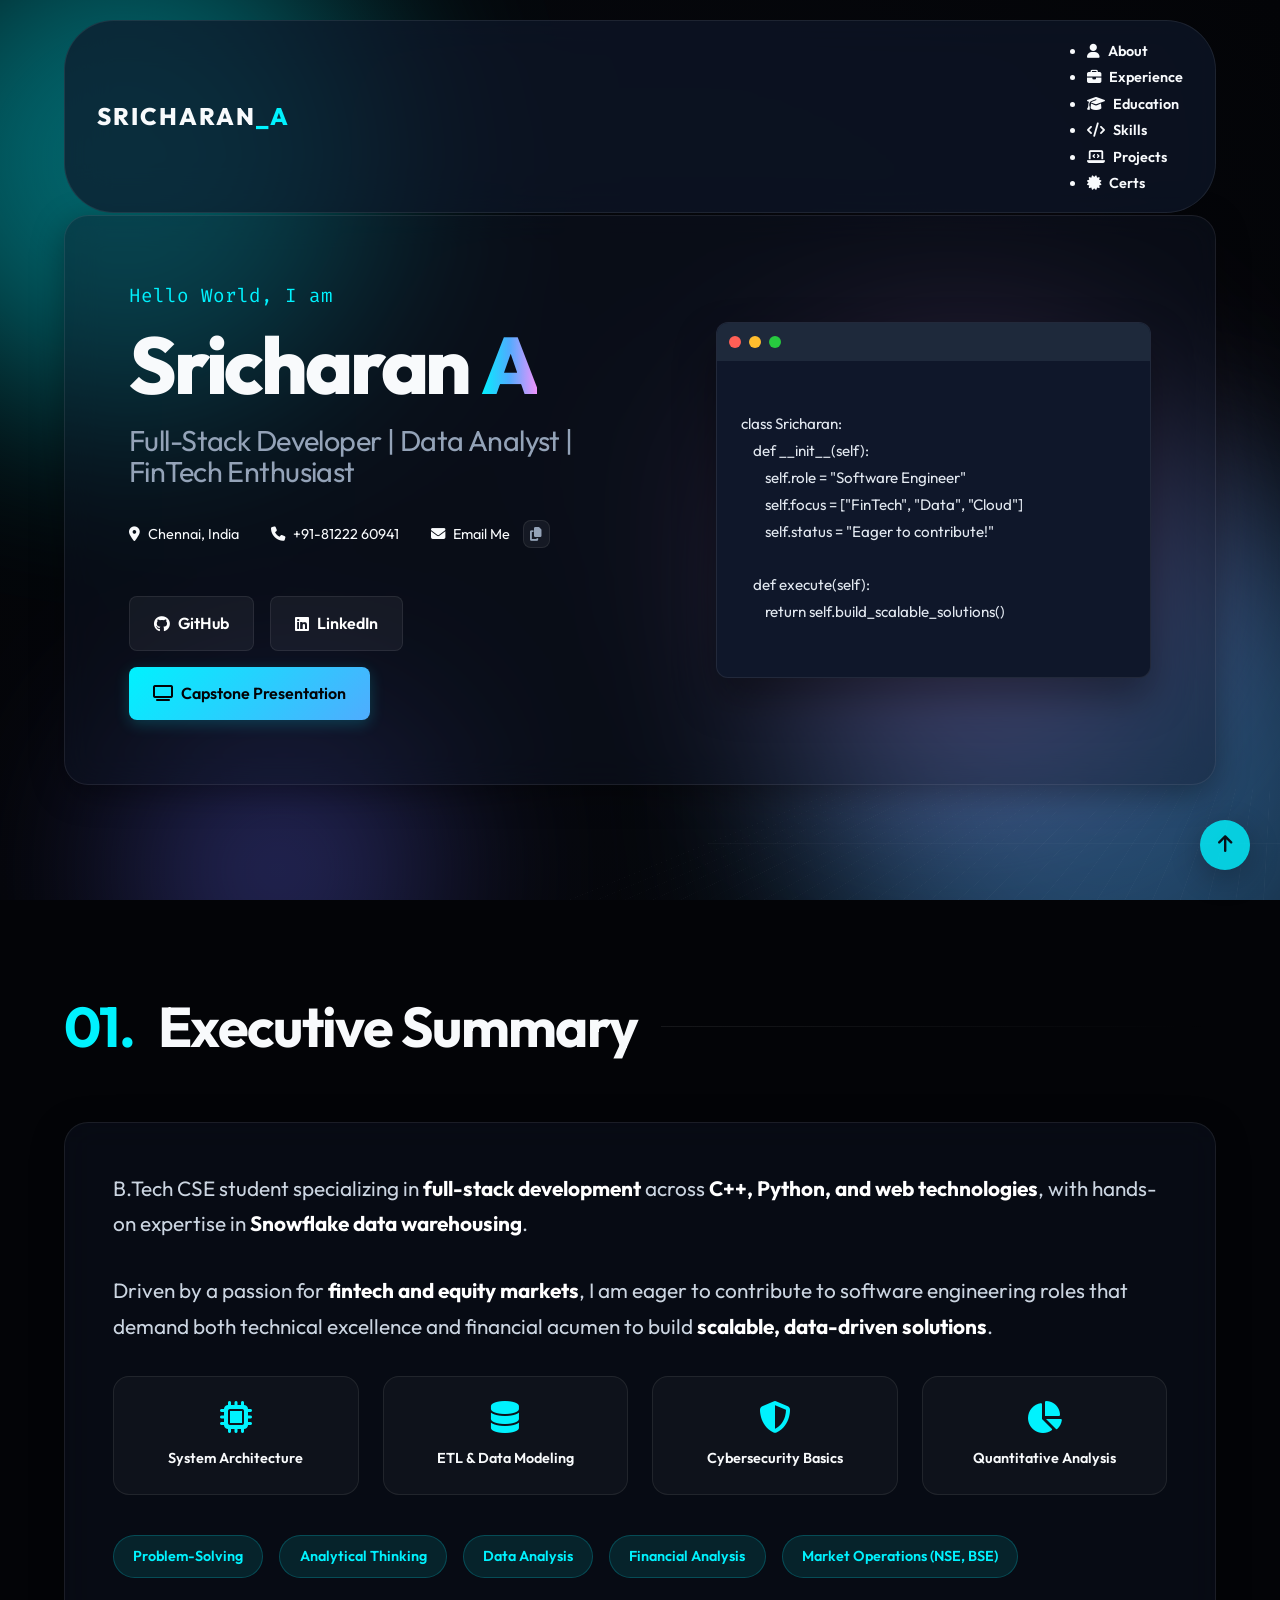
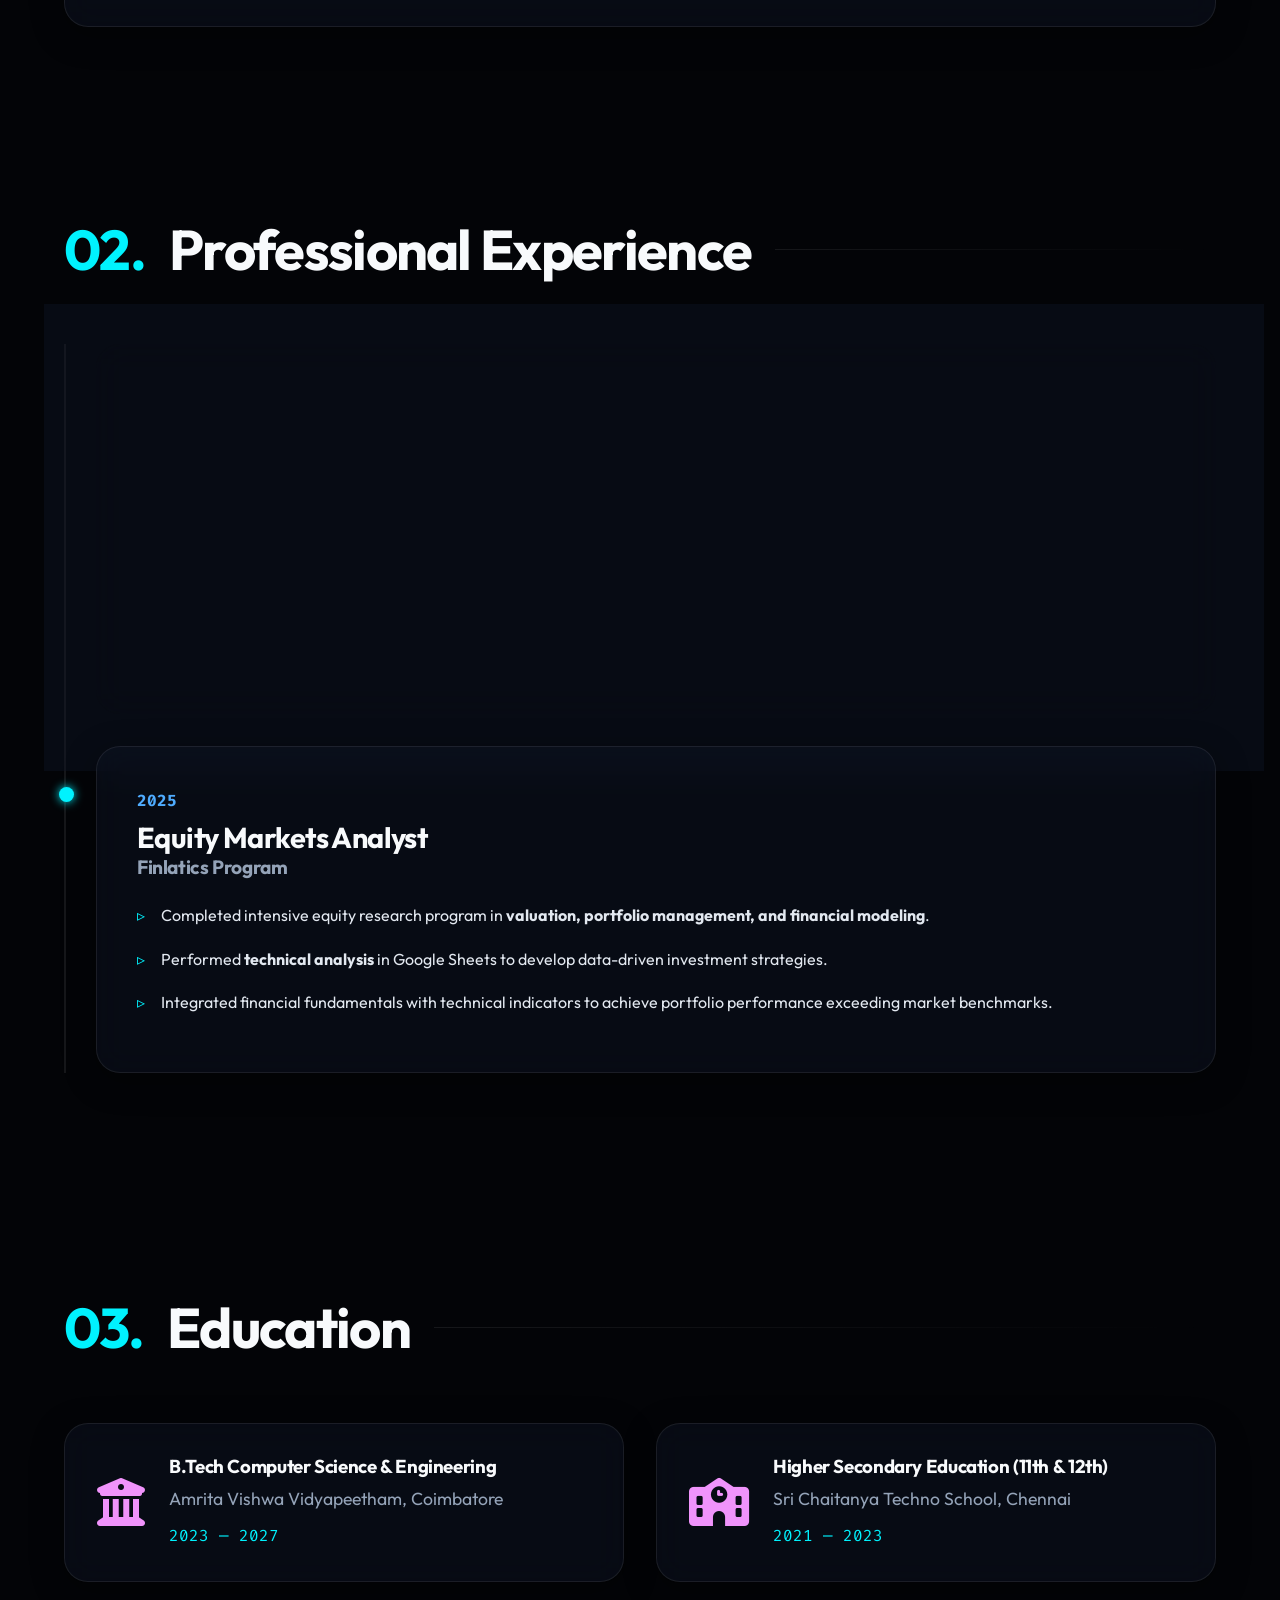
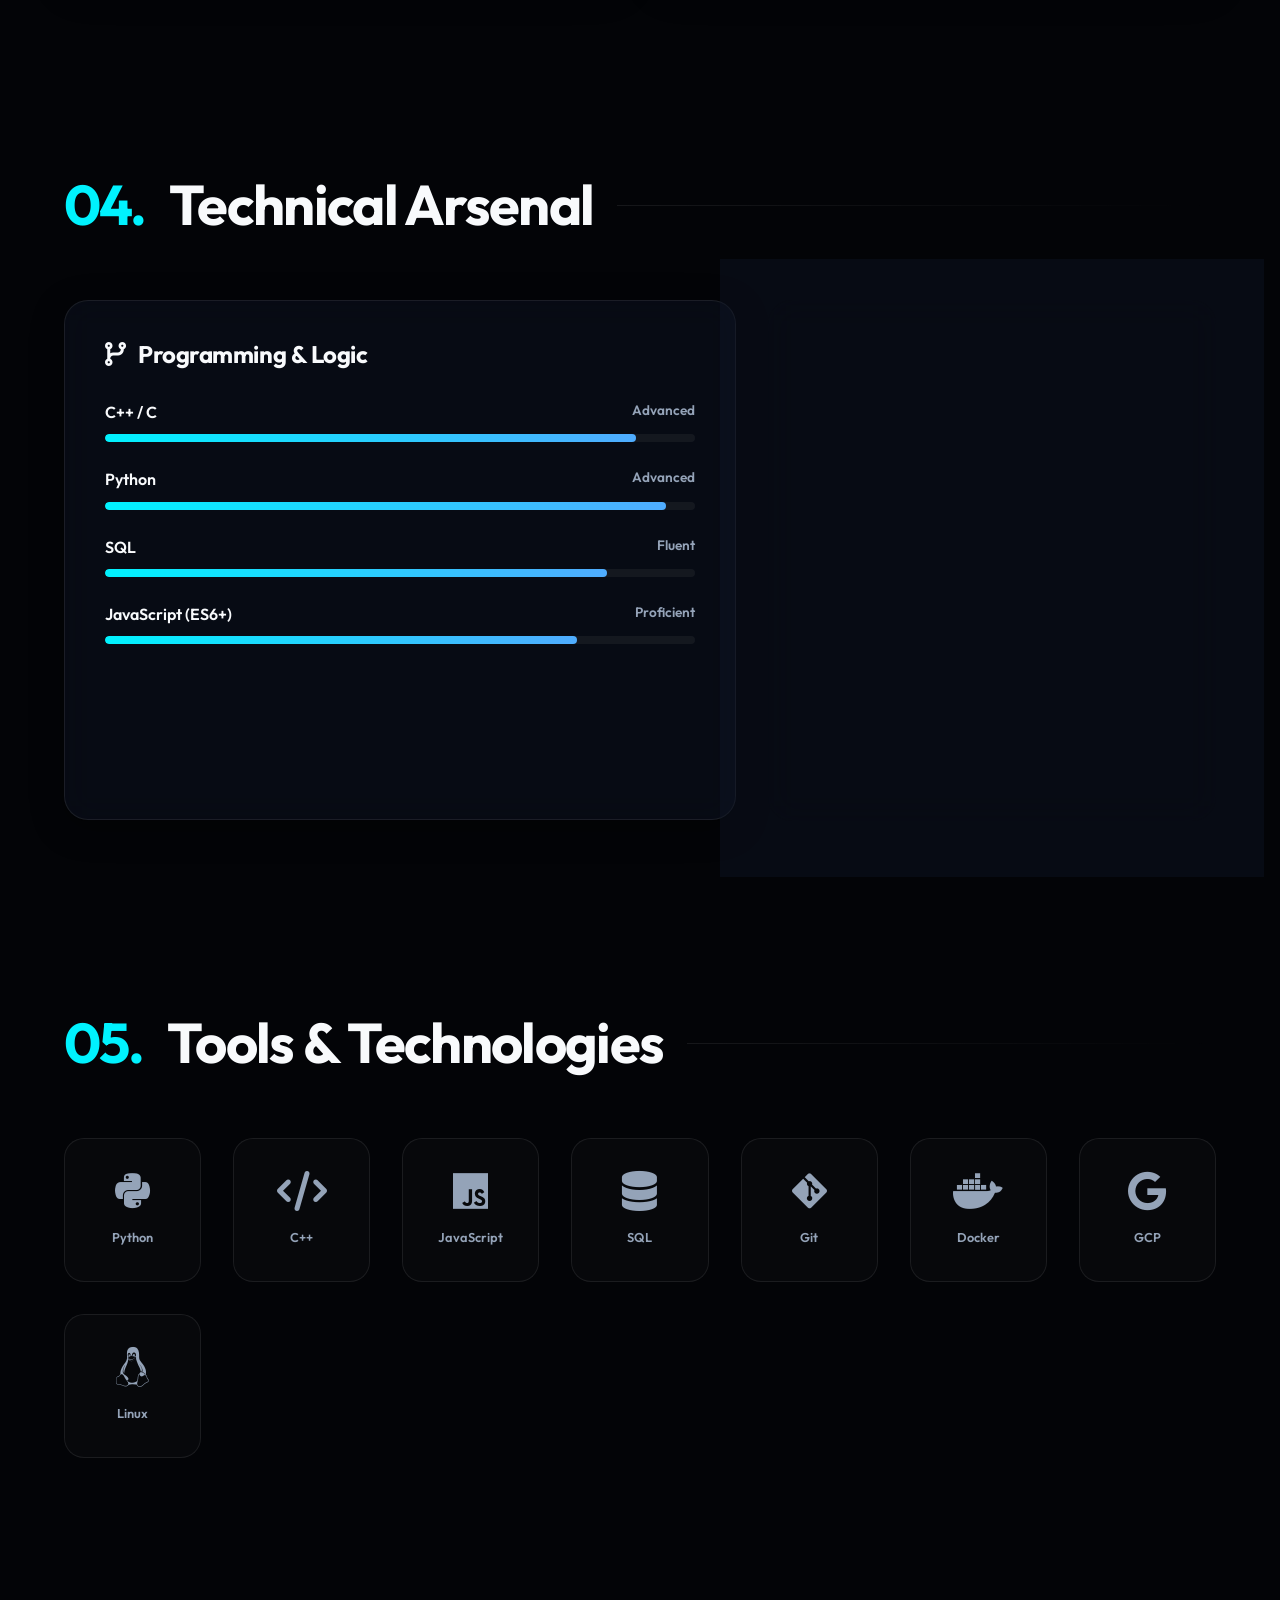
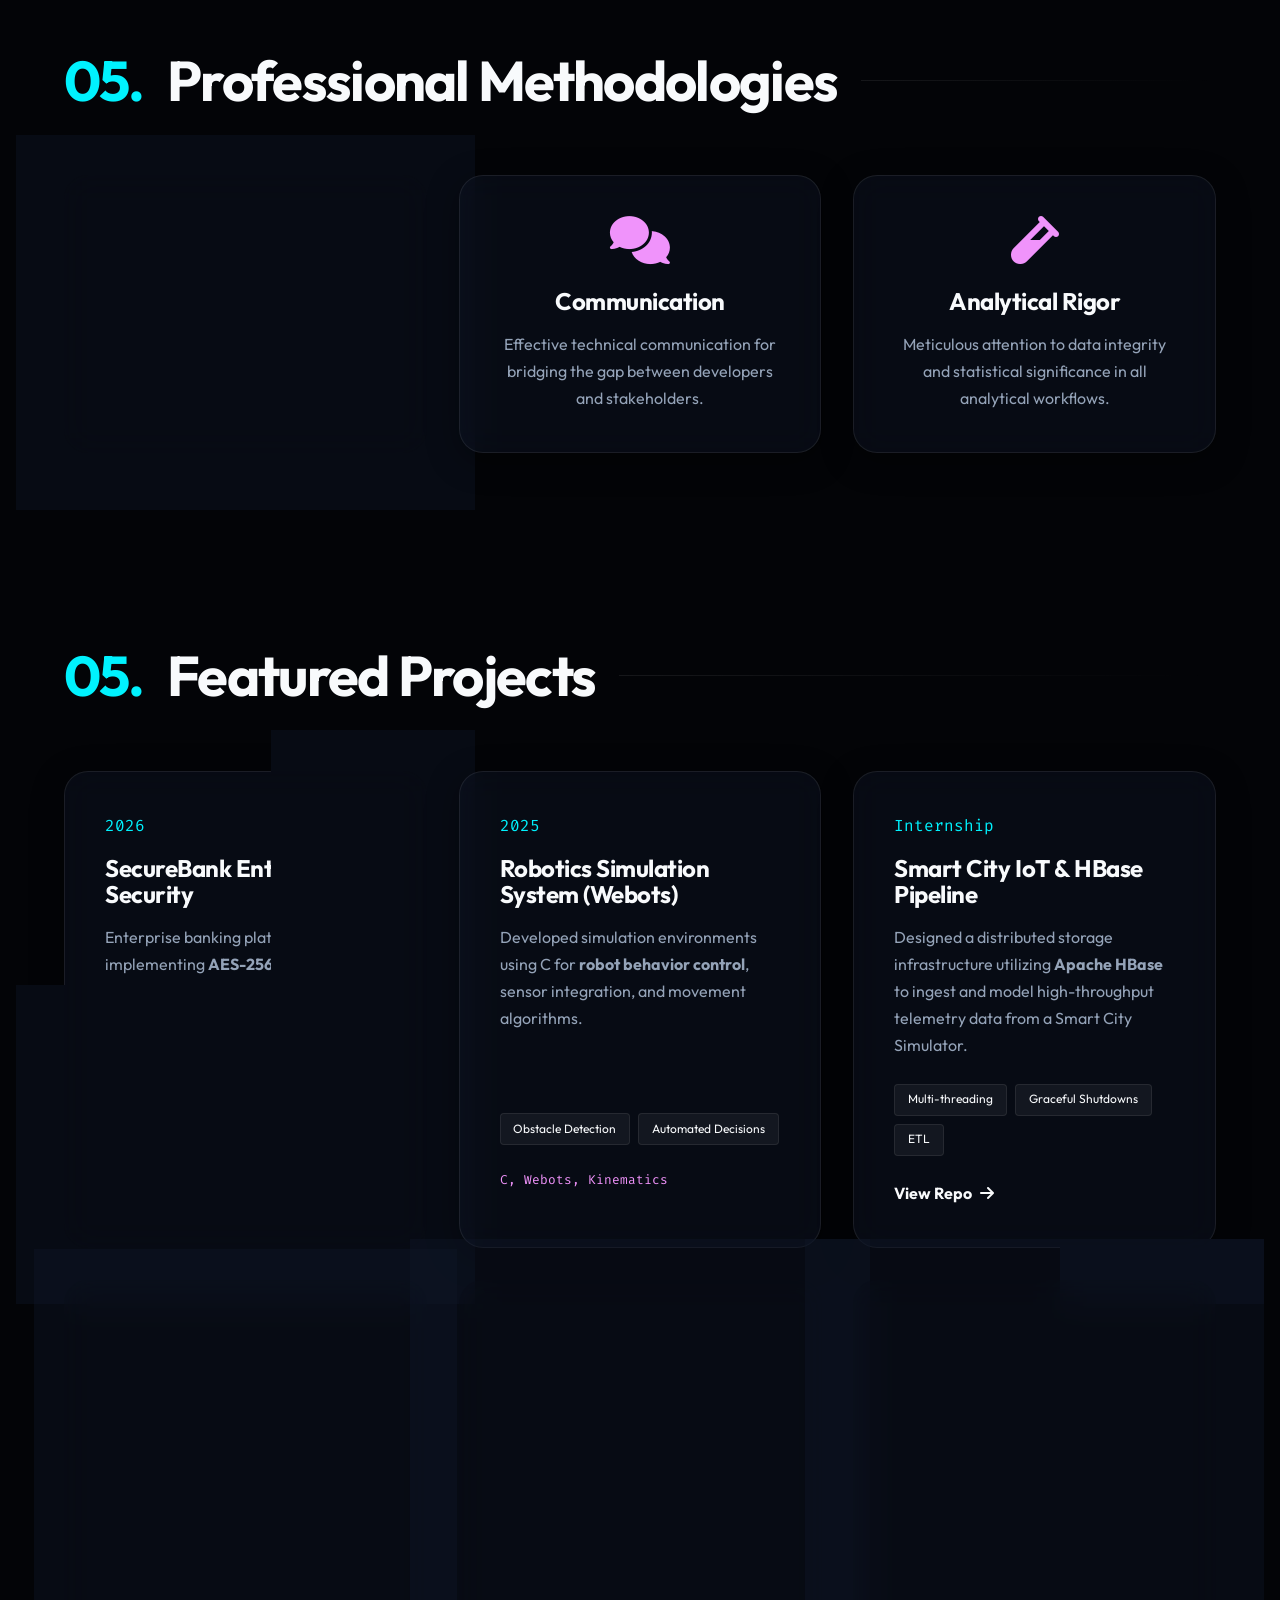
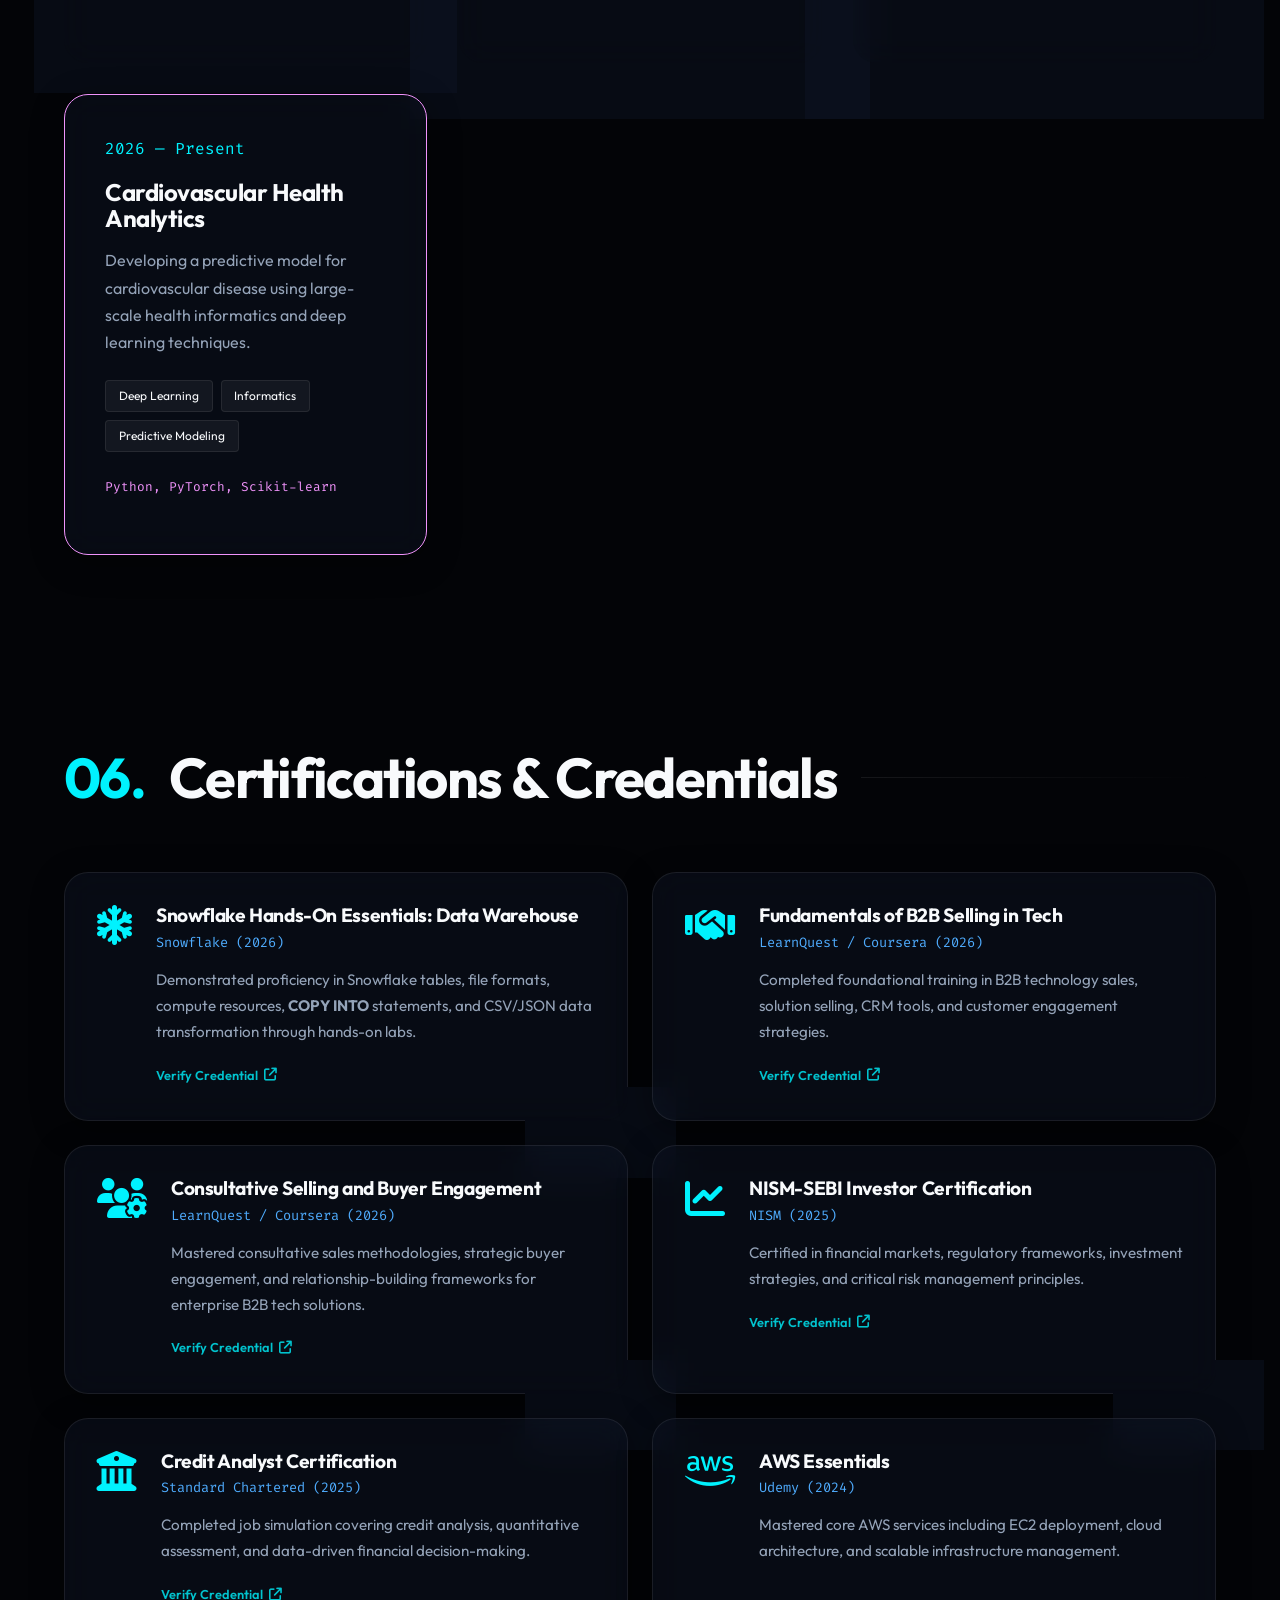
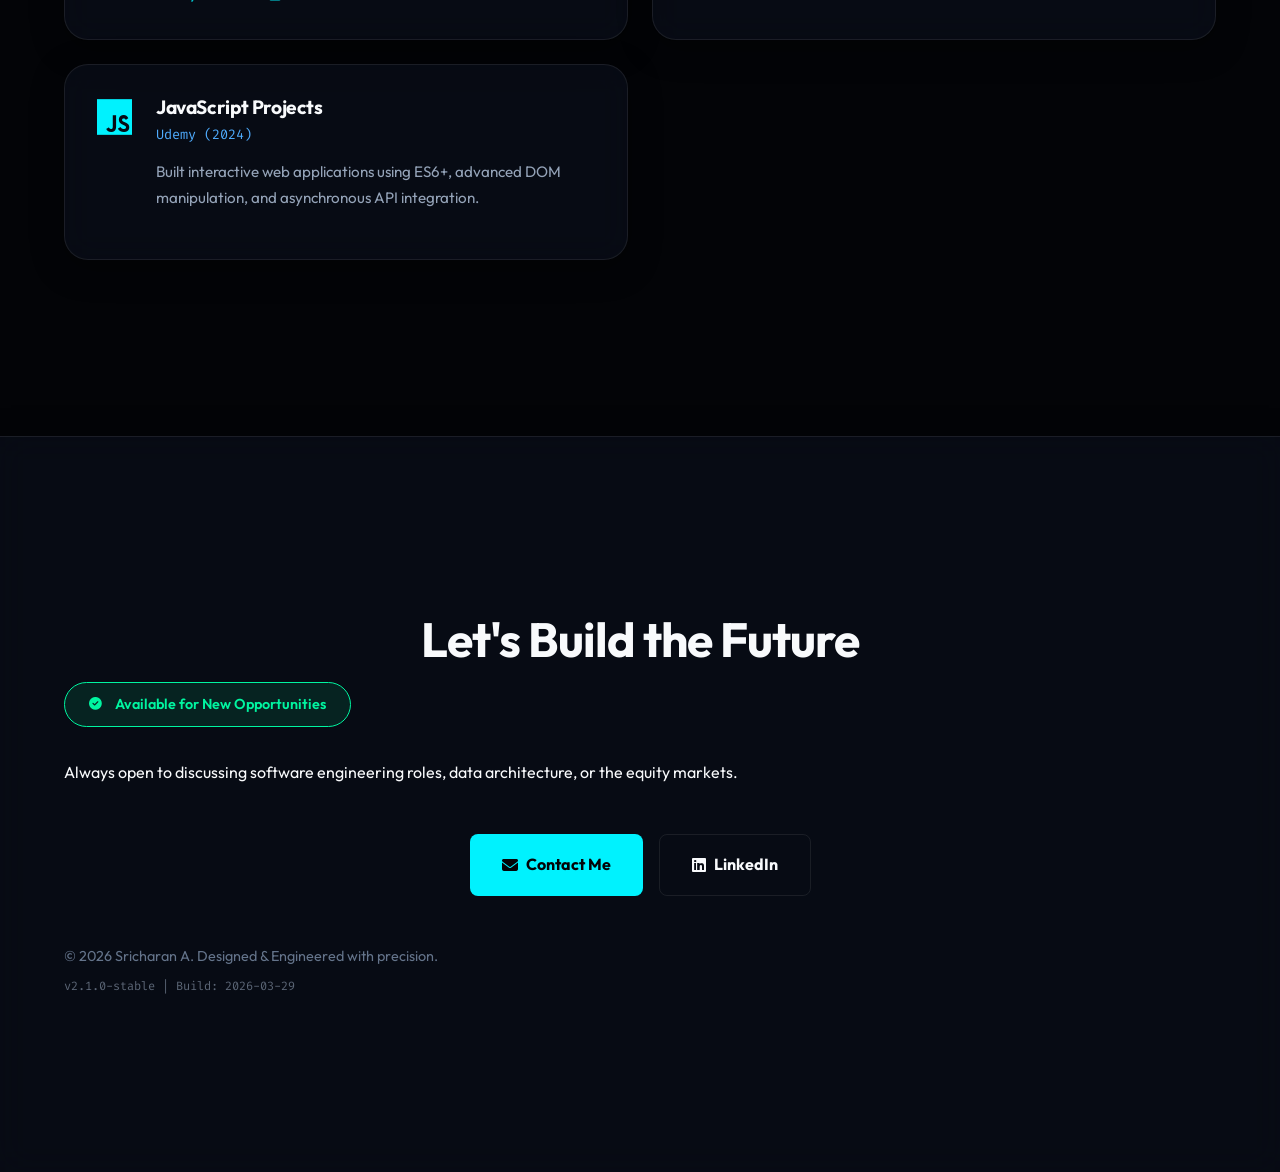
<file: index.html>
<!DOCTYPE html>
<html lang="en">
<head>
    <meta charset="UTF-8">
    <meta name="viewport" content="width=device-width, initial-scale=1.0">
    <meta name="theme-color" content="#07090f">
    <meta name="robots" content="index, follow">
    <link rel="canonical" href="https://github.com/SricharanAsr/ApexPlanet-Task5">
    <meta name="author" content="Sricharan A">
    <meta name="referrer" content="strict-origin-when-cross-origin">
    <meta http-equiv="X-Content-Type-Options" content="nosniff">
    <meta name="keywords" content="Sricharan A, Portfolio, Data Analyst, Full-Stack Developer, FinTech, Python, C++, Snowflake, SQL, GCP, Machine Learning, ApexPlanet">
    <!-- Open Graph Tags -->
    <meta property="og:title" content="Sricharan A | Portfolio">
    <meta property="og:description" content="Sricharan A - Full-Stack Developer & Data Analyst Portfolio">
    <meta property="og:type" content="website">
    <meta property="og:url" content="https://github.com/SricharanAsr">
    <meta property="og:image" content="https://raw.githubusercontent.com/SricharanAsr/ApexPlanet-Task5/main/screenshot.png">
    <!-- Twitter Card Tags -->
    <meta name="twitter:card" content="summary_large_image">
    <meta name="twitter:title" content="Sricharan A | Portfolio">
    <meta name="twitter:description" content="Sricharan A - Full-Stack Developer & Data Analyst Portfolio">
    <meta name="description" content="Sricharan A - Full-Stack Developer & Data Analyst Portfolio">
    <title>Sricharan A | Comprehensive Portfolio</title>
    <link rel="preconnect" href="https://fonts.googleapis.com">
    <link rel="preconnect" href="https://fonts.gstatic.com" crossorigin>
    <link rel="preload" href="https://fonts.googleapis.com/css2?family=Outfit:wght@300;400;600;800&family=Fira+Code:wght@400;500&display=swap" as="style">
    <link rel="preload" href="styles.css" as="style">
    <link rel="icon" type="image/svg+xml" href="favicon.svg">
    <link href="https://fonts.googleapis.com/css2?family=Outfit:wght@300;400;600;800&family=Fira+Code:wght@400;500&display=swap" rel="stylesheet">
    <link rel="stylesheet" href="styles.css">
    <!-- FontAwesome for icons -->
    <link rel="stylesheet" href="https://cdnjs.cloudflare.com/ajax/libs/font-awesome/6.4.0/css/all.min.css">
</head>
<body>
    <!-- Complex Animated Background -->
    <div class="background-animation">
        <div class="orb orb-1"></div>
        <div class="orb orb-2"></div>
        <div class="orb orb-3"></div>
        <div class="orb orb-4"></div>
        <div class="grid-overlay"></div>
    </div>

    <!-- Navigation -->
    <nav class="glass-nav">
        <div class="nav-content">
            <h1 class="logo">SRICHARAN<span class="highlight">_A</span></h1>
            <button class="mobile-nav-toggle" aria-label="Toggle Navigation">
                <span class="bar"></span>
                <span class="bar"></span>
                <span class="bar"></span>
            </button>
            <ul class="nav-links">
                <li><a href="#about" aria-label="About Section"><i class="fa-solid fa-user" aria-hidden="true"></i> About</a></li>
                <li><a href="#experience" aria-label="Experience Section"><i class="fa-solid fa-briefcase" aria-hidden="true"></i> Experience</a></li>
                <li><a href="#education" aria-label="Education Section"><i class="fa-solid fa-graduation-cap" aria-hidden="true"></i> Education</a></li>
                <li><a href="#skills" aria-label="Skills Section"><i class="fa-solid fa-code" aria-hidden="true"></i> Skills</a></li>
                <li><a href="#projects" aria-label="Projects Section"><i class="fa-solid fa-laptop-code" aria-hidden="true"></i> Projects</a></li>
                <li><a href="#certifications" aria-label="Certifications Section"><i class="fa-solid fa-certificate" aria-hidden="true"></i> Certs</a></li>
            </ul>
        </div>
    </nav>

    <!-- Hero Section -->
    <header class="hero" id="home">
        <div class="hero-container glass-panel">
            <div class="hero-text">
                <p class="greeting">Hello World, I am</p>
                <h1 class="title">Sricharan <span class="gradient-text">A</span></h1>
                <h2 class="subtitle">Full-Stack Developer | Data Analyst | FinTech Enthusiast</h2>
                <div class="contact-info">
                    <span><i class="fa-solid fa-location-dot" aria-hidden="true"></i> Chennai, India</span>
                    <span><i class="fa-solid fa-phone" aria-hidden="true"></i> +91-81222 60941</span>
                    <div class="email-wrapper">
                        <a href="mailto:cb.sc.u4cse23764@cb.students.amrita.edu" aria-label="Email Me"><i class="fa-solid fa-envelope" aria-hidden="true"></i> Email Me</a>
                        <button class="copy-email-btn" onclick="copyEmail()" aria-label="Copy Email Address">
                            <i class="fa-solid fa-copy" aria-hidden="true"></i>
                            <span class="copy-tooltip">Copied!</span>
                        </button>
                    </div>
                </div>
                <div class="social-links">
                    <a href="https://github.com/SricharanAsr" target="_blank" class="social-btn" aria-label="GitHub Profile"><i class="fa-brands fa-github" aria-hidden="true"></i> GitHub</a>
                    <a href="https://linkedin.com/in/sricharan-a-08983031a" target="_blank" class="social-btn" aria-label="LinkedIn Profile"><i class="fa-brands fa-linkedin" aria-hidden="true"></i> LinkedIn</a>
                    <a href="presentation/index.html" target="_blank" class="social-btn highlight-btn" aria-label="Capstone Presentation"><i class="fa-solid fa-tv" aria-hidden="true"></i> Capstone Presentation</a>
                </div>
            </div>
            <div class="hero-graphic">
                <div class="code-window">
                    <div class="window-header">
                        <span class="dot red"></span><span class="dot yellow"></span><span class="dot green"></span>
                    </div>
                    <pre><code>
class Sricharan:
    def __init__(self):
        self.role = "Software Engineer"
        self.focus = ["FinTech", "Data", "Cloud"]
        self.status = "Eager to contribute!"
        
    def execute(self):
        return self.build_scalable_solutions()
                    </code></pre>
                </div>
            </div>
        </div>
    </header>

    <!-- Executive Summary -->
    <section id="about" class="container reveal">
        <h2 class="section-title"><span class="highlight">01.</span> Executive Summary</h2>
        <div class="glass-panel content-flooded">
            <p class="large-text">
                B.Tech CSE student specializing in <strong>full-stack development</strong> across <strong>C++, Python, and web technologies</strong>, with hands-on expertise in <strong>Snowflake data warehousing</strong>. 
            </p>
            <p class="large-text">
                Driven by a passion for <strong>fintech and equity markets</strong>, I am eager to contribute to software engineering roles that demand both technical excellence and financial acumen to build <strong>scalable, data-driven solutions</strong>.
            </p>
            <div class="competency-grid">
                <div class="comp-item">
                    <i class="fa-solid fa-microchip" aria-hidden="true"></i>
                    <span>System Architecture</span>
                </div>
                <div class="comp-item">
                    <i class="fa-solid fa-database" aria-hidden="true"></i>
                    <span>ETL & Data Modeling</span>
                </div>
                <div class="comp-item">
                    <i class="fa-solid fa-shield-halved" aria-hidden="true"></i>
                    <span>Cybersecurity Basics</span>
                </div>
                <div class="comp-item">
                    <i class="fa-solid fa-chart-pie" aria-hidden="true"></i>
                    <span>Quantitative Analysis</span>
                </div>
            </div>
            <div class="competency-tags">
                <span class="tag">Problem-Solving</span>
                <span class="tag">Analytical Thinking</span>
                <span class="tag">Data Analysis</span>
                <span class="tag">Financial Analysis</span>
                <span class="tag">Market Operations (NSE, BSE)</span>
            </div>
        </div>
    </section>

    <!-- Experience Timeline -->
    <section id="experience" class="container reveal">
        <h2 class="section-title"><span class="highlight">02.</span> Professional Experience</h2>
        <div class="timeline">
            <div class="timeline-item glass-panel">
                <div class="timeline-dot"></div>
                <div class="timeline-date">2026</div>
                <h3>Data Analyst Intern — ApexPlanet</h3>
                <h4>Apex Software Solutions</h4>
                <ul>
                    <li>Spearheaded <strong>statistical data analysis</strong> workflows, leveraging advanced visualizations to drive data-informed decision-making.</li>
                    <li>Optimized <strong>SQL query performance</strong> by 30% through advanced join strategies and aggregation techniques for large-scale revenue datasets.</li>
                    <li>Designed high-fidelity <strong>KPI dashboards</strong> in Excel, providing stakeholders with real-time business intelligence and performance metrics.</li>
                    <li>Architected and deployed an end-to-end <strong>XGBoost ML Pipeline</strong> on GCP, achieving 92% prediction accuracy for shipping logistics.</li>
                </ul>
            </div>
            
            <div class="timeline-item glass-panel">
                <div class="timeline-dot"></div>
                <div class="timeline-date">2025</div>
                <h3>Equity Markets Analyst</h3>
                <h4>Finlatics Program</h4>
                <ul>
                    <li>Completed intensive equity research program in <strong>valuation, portfolio management, and financial modeling</strong>.</li>
                    <li>Performed <strong>technical analysis</strong> in Google Sheets to develop data-driven investment strategies.</li>
                    <li>Integrated financial fundamentals with technical indicators to achieve portfolio performance exceeding market benchmarks.</li>
                </ul>
            </div>
        </div>
    </section>

    <!-- Education -->
    <section id="education" class="container reveal">
        <h2 class="section-title"><span class="highlight">03.</span> Education</h2>
        <div class="grid-2">
            <div class="glass-panel edu-card">
                <div class="edu-icon"><i class="fa-solid fa-university" aria-hidden="true"></i></div>
                <div>
                    <h3>B.Tech Computer Science & Engineering</h3>
                    <p class="edu-school">Amrita Vishwa Vidyapeetham, Coimbatore</p>
                    <p class="edu-date">2023 — 2027</p>
                </div>
            </div>
            <div class="glass-panel edu-card">
                <div class="edu-icon"><i class="fa-solid fa-school" aria-hidden="true"></i></div>
                <div>
                    <h3>Higher Secondary Education (11th & 12th)</h3>
                    <p class="edu-school">Sri Chaitanya Techno School, Chennai</p>
                    <p class="edu-date">2021 — 2023</p>
                </div>
            </div>
        </div>
    </section>

    <!-- Massive Skills Matrix -->
    <section id="skills" class="container reveal">
        <h2 class="section-title"><span class="highlight">04.</span> Technical Arsenal</h2>
        <div class="skills-matrix">
            <div class="skill-group glass-panel">
                <h3><i class="fa-solid fa-code-branch" aria-hidden="true"></i> Programming & Logic</h3>
                <div class="skill-bar-container">
                    <div class="skill-label">C++ / C <span class="skill-level">Advanced</span></div>
                    <div class="skill-bar"><div class="skill-fill" style="width: 90%;"></div></div>
                </div>
                <div class="skill-bar-container">
                    <div class="skill-label">Python <span class="skill-level">Advanced</span></div>
                    <div class="skill-bar"><div class="skill-fill" style="width: 95%;"></div></div>
                </div>
                <div class="skill-bar-container">
                    <div class="skill-label">SQL <span class="skill-level">Fluent</span></div>
                    <div class="skill-bar"><div class="skill-fill" style="width: 85%;"></div></div>
                </div>
                <div class="skill-bar-container">
                    <div class="skill-label">JavaScript (ES6+) <span class="skill-level">Proficient</span></div>
                    <div class="skill-bar"><div class="skill-fill" style="width: 80%;"></div></div>
                </div>
            </div>

            <div class="skill-group glass-panel">
                <h3><i class="fa-solid fa-server" aria-hidden="true"></i> Backend & Data Engineering</h3>
                <div class="cloud-icons">
                    <div class="c-icon"><i class="fa-brands fa-google" aria-hidden="true"></i> GCP (Vertex AI, GCS)</div>
                    <div class="c-icon"><i class="fa-solid fa-snowflake" aria-hidden="true"></i> Snowflake Warehouse</div>
                    <div class="c-icon"><i class="fa-solid fa-database" aria-hidden="true"></i> SQL & NoSQL (HBase)</div>
                </div>
                <h4 class="sub-skill-title">Specializations:</h4>
                <ul class="check-list">
                    <li><i class="fa-solid fa-check"></i> Cloud Infrastructure Management</li>
                    <li><i class="fa-solid fa-check"></i> Data Warehousing pipelines</li>
                    <li><i class="fa-solid fa-check"></i> Full-Stack & API Integration</li>
                    <li><i class="fa-solid fa-check"></i> UI/UX Design</li>
                </ul>
            </div>
        </div>
    </section>

    <!-- Tools & Technologies Showcase -->
    <section id="tech-stack" class="container reveal">
        <h2 class="section-title"><span class="highlight">05.</span> Tools & Technologies</h2>
        <div class="tech-grid">
            <div class="tech-item" title="Python">
                <i class="fa-brands fa-python" aria-hidden="true"></i>
                <span>Python</span>
            </div>
            <div class="tech-item" title="C++">
                <i class="fa-solid fa-code" aria-hidden="true"></i>
                <span>C++</span>
            </div>
            <div class="tech-item" title="JavaScript">
                <i class="fa-brands fa-js" aria-hidden="true"></i>
                <span>JavaScript</span>
            </div>
            <div class="tech-item" title="SQL">
                <i class="fa-solid fa-database" aria-hidden="true"></i>
                <span>SQL</span>
            </div>
            <div class="tech-item" title="GIT">
                <i class="fa-brands fa-git-alt" aria-hidden="true"></i>
                <span>Git</span>
            </div>
            <div class="tech-item" title="Docker">
                <i class="fa-brands fa-docker" aria-hidden="true"></i>
                <span>Docker</span>
            </div>
            <div class="tech-item" title="Google Cloud">
                <i class="fa-brands fa-google" aria-hidden="true"></i>
                <span>GCP</span>
            </div>
            <div class="tech-item" title="Linux">
                <i class="fa-brands fa-linux" aria-hidden="true"></i>
                <span>Linux</span>
            </div>
        </div>
    </section>

    <!-- Professional Methodologies -->
    <section id="methodology" class="container reveal">
        <h2 class="section-title"><span class="highlight">05.</span> Professional Methodologies</h2>
        <div class="grid-3">
            <div class="glass-panel soft-skill-card">
                <i class="fa-solid fa-lightbulb" aria-hidden="true"></i>
                <h3>Problem Solving</h3>
                <p>Structured approach to complex technical challenges using first-principles thinking.</p>
            </div>
            <div class="glass-panel soft-skill-card">
                <i class="fa-solid fa-comments" aria-hidden="true"></i>
                <h3>Communication</h3>
                <p>Effective technical communication for bridging the gap between developers and stakeholders.</p>
            </div>
            <div class="glass-panel soft-skill-card">
                <i class="fa-solid fa-vial" aria-hidden="true"></i>
                <h3>Analytical Rigor</h3>
                <p>Meticulous attention to data integrity and statistical significance in all analytical workflows.</p>
            </div>
        </div>
    </section>

    <!-- Comprehensive Projects Portfolio -->
    <section id="projects" class="container reveal">
        <h2 class="section-title"><span class="highlight">05.</span> Featured Projects</h2>
        <div class="grid-3 projects-grid">

            <!-- Resume Project 1 -->
            <div class="project-card glass-panel">
                <div class="project-year">2026</div>
                <h3>SecureBank Enterprise Security</h3>
                <p>Enterprise banking platform implementing <strong>AES-256-GCM encryption</strong>, BCrypt hashing, and HMAC-SHA256 digital signatures.</p>
                <div class="project-features">
                    <span>RBAC</span><span>TOTP MFA</span><span>Multi-step Verification</span>
                </div>
                <div class="tech-stack-mini">Cryptography, Auth, Workflows</div>
            </div>

            <!-- Resume Project 3 -->
            <div class="project-card glass-panel">
                <div class="project-year">2025</div>
                <h3>Robotics Simulation System (Webots)</h3>
                <p>Developed simulation environments using C for <strong>robot behavior control</strong>, sensor integration, and movement algorithms.</p>
                <div class="project-features">
                    <span>Obstacle Detection</span><span>Automated Decisions</span>
                </div>
                <div class="tech-stack-mini">C, Webots, Kinematics</div>
            </div>

            <!-- Capstone Project 2 -->
            <div class="project-card glass-panel">
                <div class="project-year">Internship</div>
                <h3>Smart City IoT & HBase Pipeline</h3>
                <p>Designed a distributed storage infrastructure utilizing <strong>Apache HBase</strong> to ingest and model high-throughput telemetry data from a Smart City Simulator.</p>
                <div class="project-features">
                    <span>Multi-threading</span><span>Graceful Shutdowns</span><span>ETL</span>
                </div>
                <a href="https://github.com/SricharanAsr/smartcityHbase" target="_blank" class="p-link">View Repo <i class="fa-solid fa-arrow-right"></i></a>
            </div>

            <!-- Capstone Project 4 -->
            <div class="project-card glass-panel highlight-border">
                <div class="project-year">Internship Capstone</div>
                <h3>End-to-End GCP ML Pipeline</h3>
                <p>Architected an end-to-end <strong>XGBoost model</strong> on Google Cloud Platform to predict shipment delivery delays.</p>
                <div class="project-features">
                    <span>Vertex AI</span><span>Compute Engine</span><span>GCS</span>
                </div>
                <a href="https://github.com/SricharanAsr/End-to-End-ML-pipeline-using-GCP-cloud-services" target="_blank" class="p-link">View Repo <i class="fa-solid fa-arrow-right"></i></a>
            </div>

            <!-- Capstone Project 1 -->
            <div class="project-card glass-panel">
                <div class="project-year">Internship</div>
                <h3>Code Architecture Professionalization</h3>
                <p>Refactored legacy code into industry-standard architecture implementing CI/CD, advanced error handling, and robust configuration management.</p>
                <a href="https://github.com/SricharanAsr/ApexPlanet-Task4" target="_blank" class="p-link">View Repo <i class="fa-solid fa-arrow-right"></i></a>
            </div>

            <!-- Capstone Project 3 -->
            <div class="project-card glass-panel">
                <div class="project-year">Internship</div>
                <h3>Advanced City Data Pipeline</h3>
                <p>Professionalized the Smart City Simulator with multi-threading, advanced anomaly generation, robust logging, and graceful production shutdowns.</p>
                <a href="https://github.com/SricharanAsr/Smart-City-Repo" target="_blank" class="p-link">View Repo <i class="fa-solid fa-arrow-right"></i></a>
            </div>

            <!-- Ongoing Research -->
            <div class="project-card glass-panel border-accent">
                <div class="project-year">2026 — Present</div>
                <h3>Cardiovascular Health Analytics</h3>
                <p>Developing a predictive model for cardiovascular disease using large-scale health informatics and deep learning techniques.</p>
                <div class="project-features">
                    <span>Deep Learning</span><span>Informatics</span><span>Predictive Modeling</span>
                </div>
                <div class="tech-stack-mini">Python, PyTorch, Scikit-learn</div>
            </div>

        </div>
    </section>

    <!-- Massive Certifications List -->
    <section id="certifications" class="container reveal">
        <h2 class="section-title"><span class="highlight">06.</span> Certifications & Credentials</h2>
        <div class="cert-grid">
            <div class="cert-card glass-panel">
                <div class="cert-icon"><i class="fa-solid fa-snowflake" aria-hidden="true"></i></div>
                <div class="cert-info">
                    <h3>Snowflake Hands-On Essentials: Data Warehouse</h3>
                    <span class="cert-issuer">Snowflake (2026)</span>
                    <p>Demonstrated proficiency in Snowflake tables, file formats, compute resources, <strong>COPY INTO</strong> statements, and CSV/JSON data transformation through hands-on labs.</p>
                    <a href="https://snowflake.com" target="_blank" class="cert-verify-link">Verify Credential <i class="fa-solid fa-external-link" aria-hidden="true"></i></a>
                </div>
            </div>

            <div class="cert-card glass-panel">
                <div class="cert-icon"><i class="fa-solid fa-handshake" aria-hidden="true"></i></div>
                <div class="cert-info">
                    <h3>Fundamentals of B2B Selling in Tech</h3>
                    <span class="cert-issuer">LearnQuest / Coursera (2026)</span>
                    <p>Completed foundational training in B2B technology sales, solution selling, CRM tools, and customer engagement strategies.</p>
                    <a href="https://coursera.org" target="_blank" class="cert-verify-link">Verify Credential <i class="fa-solid fa-external-link" aria-hidden="true"></i></a>
                </div>
            </div>

            <div class="cert-card glass-panel">
                <div class="cert-icon"><i class="fa-solid fa-users-gear" aria-hidden="true"></i></div>
                <div class="cert-info">
                    <h3>Consultative Selling and Buyer Engagement</h3>
                    <span class="cert-issuer">LearnQuest / Coursera (2026)</span>
                    <p>Mastered consultative sales methodologies, strategic buyer engagement, and relationship-building frameworks for enterprise B2B tech solutions.</p>
                    <a href="https://coursera.org" target="_blank" class="cert-verify-link">Verify Credential <i class="fa-solid fa-external-link" aria-hidden="true"></i></a>
                </div>
            </div>

            <div class="cert-card glass-panel">
                <div class="cert-icon"><i class="fa-solid fa-chart-line" aria-hidden="true"></i></div>
                <div class="cert-info">
                    <h3>NISM-SEBI Investor Certification</h3>
                    <span class="cert-issuer">NISM (2025)</span>
                    <p>Certified in financial markets, regulatory frameworks, investment strategies, and critical risk management principles.</p>
                    <a href="https://nism.ac.in" target="_blank" class="cert-verify-link">Verify Credential <i class="fa-solid fa-external-link" aria-hidden="true"></i></a>
                </div>
            </div>

            <div class="cert-card glass-panel">
                <div class="cert-icon"><i class="fa-solid fa-building-columns" aria-hidden="true"></i></div>
                <div class="cert-info">
                    <h3>Credit Analyst Certification</h3>
                    <span class="cert-issuer">Standard Chartered (2025)</span>
                    <p>Completed job simulation covering credit analysis, quantitative assessment, and data-driven financial decision-making.</p>
                    <a href="https://sc.com" target="_blank" class="cert-verify-link">Verify Credential <i class="fa-solid fa-external-link" aria-hidden="true"></i></a>
                </div>
            </div>

            <div class="cert-card glass-panel">
                <div class="cert-icon"><i class="fa-brands fa-aws" aria-hidden="true"></i></div>
                <div class="cert-info">
                    <h3>AWS Essentials</h3>
                    <span class="cert-issuer">Udemy (2024)</span>
                    <p>Mastered core AWS services including EC2 deployment, cloud architecture, and scalable infrastructure management.</p>
                </div>
            </div>

            <div class="cert-card glass-panel">
                <div class="cert-icon"><i class="fa-brands fa-js" aria-hidden="true"></i></div>
                <div class="cert-info">
                    <h3>JavaScript Projects</h3>
                    <span class="cert-issuer">Udemy (2024)</span>
                    <p>Built interactive web applications using ES6+, advanced DOM manipulation, and asynchronous API integration.</p>
                </div>
            </div>
        </div>
    </section>

    <footer class="glass-panel main-footer">
        <div class="container text-center">
            <h2 class="footer-title">Let's Build the Future</h2>
            <div class="availability-badge">
                <i class="fa-solid fa-circle-check" aria-hidden="true"></i> Available for New Opportunities
            </div>
            <p>Always open to discussing software engineering roles, data architecture, or the equity markets.</p>
            <div class="footer-links">
                <a href="mailto:cb.sc.u4cse23764@cb.students.amrita.edu" class="btn-primary"><i class="fa-solid fa-envelope" aria-hidden="true"></i> Contact Me</a>
                <a href="https://linkedin.com/in/sricharan-a-08983031a" target="_blank" class="btn-secondary"><i class="fa-brands fa-linkedin" aria-hidden="true"></i> LinkedIn</a>
            </div>
            <p class="copyright">© 2026 Sricharan A. Designed & Engineered with precision.</p>
            <p class="version-tag">v2.1.0-stable | Build: 2026-03-29</p>
        </div>
    </footer>
    <a href="#home" class="scroll-top" aria-label="Scroll to Top">
        <i class="fa-solid fa-arrow-up" aria-hidden="true"></i>
    </a>

    <script>
        // Active Navigation Link on Scroll
        const sections = document.querySelectorAll('section, header');
        const navLinks = document.querySelectorAll('.nav-links a');

        const observerOptions = {
            root: null,
            threshold: 0.3,
            rootMargin: "-10%"
        };

        const observer = new IntersectionObserver((entries) => {
            entries.forEach(entry => {
                if (entry.isIntersecting) {
                    const id = entry.target.getAttribute('id');
                    navLinks.forEach(link => {
                        link.classList.remove('active');
                        if (link.getAttribute('href') === `#${id}`) {
                            link.classList.add('active');
                        }
                    });
                }
            });
        }, observerOptions);

        sections.forEach(section => observer.observe(section));

        // Section Reveal Animation
        const revealObserver = new IntersectionObserver((entries) => {
            entries.forEach(entry => {
                if (entry.isIntersecting) {
                    entry.target.classList.add('active');
                    revealObserver.unobserve(entry.target);
                }
            });
        }, { threshold: 0.15 });

        document.querySelectorAll('.reveal').forEach(el => revealObserver.observe(el));

        // Mobile Navigation Toggle
        const mobileToggle = document.querySelector('.mobile-nav-toggle');
        const navLinksList = document.querySelector('.nav-links');

        mobileToggle.addEventListener('click', () => {
            mobileToggle.classList.toggle('active');
            navLinksList.classList.toggle('active');
        });

        // Close menu when a link is clicked
        navLinks.forEach(link => {
            link.addEventListener('click', () => {
                mobileToggle.classList.remove('active');
                navLinksList.classList.remove('active');
            });
        });

        // Copy Email Functionality
        function copyEmail() {
            const email = "cb.sc.u4cse23764@cb.students.amrita.edu";
            navigator.clipboard.writeText(email).then(() => {
                const btn = document.querySelector('.copy-email-btn');
                btn.classList.add('active');
                setTimeout(() => {
                    btn.classList.remove('active');
                }, 2000);
            });
        }
    </script>
</body>
</html>
</file>
<file: styles.css>
@import url('https://fonts.googleapis.com/css2?family=Outfit:wght@300;400;600;800&family=Fira+Code:wght@400;500&display=swap');

:root {
    --primary: #00f2fe;
    --secondary: #4facfe;
    --accent: #f093fb;
    --success: #00f5a0;
    --warning: #f83a3a;
    --info: #00d2ff;
    --dark: #07090f;
    --darker: #030407;
    --light: #f8fafc;
    --text-muted: #94a3b8;
    --platinum: #e2e8f0;
    
    /* Glassmorphism & Visual Effects */
    --glass-bg: rgba(15, 23, 42, 0.4);
    --glass-border: rgba(255, 255, 255, 0.08);
    --glass-shadow: 0 8px 32px 0 rgba(0, 0, 0, 0.37);
    --glass-glow: 0 0 15px rgba(0, 242, 254, 0.3);

    /* Semantic Sizing & Design Tokens */
    --container-max-width: 1400px;
    --section-padding: 6rem 5%;
    --border-radius-lg: 24px;
    --border-radius-md: 16px;
    --border-radius-sm: 8px;
    --transition-base: all 0.3s cubic-bezier(0.4, 0, 0.2, 1);
    --font-heading: 'Outfit', sans-serif;
    --font-mono: 'Fira Code', monospace;
}

* {
    margin: 0;
    padding: 0;
    box-sizing: border-box;
    font-family: var(--font-heading);
    scroll-behavior: smooth;
}

body {
    background-color: var(--darker);
    color: var(--light);
    line-height: 1.7;
    overflow-x: hidden;
}

/* Custom Scrollbar */
::-webkit-scrollbar {
    width: 8px;
}

::-webkit-scrollbar-track {
    background: var(--darker);
}

::-webkit-scrollbar-thumb {
    background: var(--glass-border);
    border-radius: 10px;
}

::-webkit-scrollbar-thumb:hover {
    background: var(--primary);
}

h1, h2, h3, h4 {
    line-height: 1.1;
    letter-spacing: -0.02em;
}

/* Background Animation */
.background-animation {
    position: fixed;
    top: 0;
    left: 0;
    width: 100vw;
    height: 100vh;
    z-index: -1;
    overflow: hidden;
    background: radial-gradient(circle at center, var(--dark), var(--darker));
}

.grid-overlay {
    position: absolute;
    width: 200%;
    height: 200%;
    background-image: 
        linear-gradient(rgba(255, 255, 255, 0.03) 1px, transparent 1px),
        linear-gradient(90deg, rgba(255, 255, 255, 0.03) 1px, transparent 1px);
    background-size: 50px 50px;
    transform: perspective(500px) rotateX(60deg) translateY(-100px) translateZ(-200px);
    animation: gridMove 20s linear infinite;
}

@keyframes gridMove {
    0% { transform: perspective(500px) rotateX(60deg) translateY(0) translateZ(-200px); }
    100% { transform: perspective(500px) rotateX(60deg) translateY(50px) translateZ(-200px); }
}

.orb {
    position: absolute;
    border-radius: 50%;
    filter: blur(100px);
    opacity: 0.4;
    animation: float 25s infinite alternate ease-in-out;
}

.orb-1 { top: -10%; left: -10%; width: 500px; height: 500px; background: var(--primary); }
.orb-2 { bottom: -20%; right: -10%; width: 600px; height: 600px; background: var(--secondary); animation-delay: -5s; }
.orb-3 { top: 40%; left: 60%; width: 400px; height: 400px; background: var(--accent); animation-delay: -10s; }
.orb-4 { top: 80%; left: 10%; width: 300px; height: 300px; background: #6366f1; animation-delay: -15s; }

@keyframes float {
    0% { transform: translate(0, 0) scale(1); }
    33% { transform: translate(50px, -50px) scale(1.1); }
    66% { transform: translate(-30px, 40px) scale(0.9); }
    100% { transform: translate(20px, 20px) scale(1.2); }
}

/* Glassmorphism Classes */
.glass-panel {
    background: var(--glass-bg);
    backdrop-filter: blur(16px);
    -webkit-backdrop-filter: blur(16px);
    border: 1px solid var(--glass-border);
    border-radius: var(--border-radius-lg);
    box-shadow: var(--glass-shadow);
    transition: var(--transition-base);
}

.glass-panel:hover {
    border-color: rgba(255, 255, 255, 0.2);
}

.container {
    max-width: var(--container-max-width);
    margin: 0 auto;
    padding: var(--section-padding);
}

/* Reveal Animations */
.reveal {
    opacity: 0;
    transform: translateY(30px);
    transition: all 0.8s cubic-bezier(0.4, 0, 0.2, 1);
}

.reveal.active {
    opacity: 1;
    transform: translateY(0);
}

.highlight {
    color: var(--primary);
}

.gradient-text {
    background: linear-gradient(to right, var(--primary), var(--secondary), var(--accent));
    -webkit-background-clip: text;
    background-clip: text;
    -webkit-text-fill-color: transparent;
    display: inline-block;
}

/* Navigation */
/* --- Navigation Bar --- */
.glass-nav {
    position: fixed;
    top: 20px;
    left: 50%;
    transform: translateX(-50%);
    width: 90%;
    max-width: 1200px;
    background: rgba(15, 23, 42, 0.7);
    backdrop-filter: blur(20px);
    border: 1px solid var(--glass-border);
    border-radius: 50px;
    padding: 1rem 2rem;
    z-index: 1000;
}

.nav-content {
    display: flex;
    justify-content: space-between;
    align-items: center;
}

.logo {
    font-size: 1.5rem;
    font-weight: 800;
    letter-spacing: 2px;
}

.nav-links img {
    height: 40px;
}

/* Mobile Nav Toggle */
.mobile-nav-toggle {
    display: none;
    flex-direction: column;
    justify-content: space-between;
    width: 30px;
    height: 21px;
    background: transparent;
    border: none;
    cursor: pointer;
    z-index: 1001;
}

.mobile-nav-toggle .bar {
    width: 100%;
    height: 3px;
    background-color: var(--light);
    border-radius: 10px;
    transition: var(--transition-base);
}

@media (max-width: 1024px) {
    .mobile-nav-toggle {
        display: flex;
    }

    .nav-links {
        position: fixed;
        top: 0;
        right: -100%;
        width: 70%;
        height: 100vh;
        background: rgba(15, 23, 42, 0.95);
        backdrop-filter: blur(20px);
        flex-direction: column;
        justify-content: center;
        align-items: center;
        gap: 2rem;
        transition: var(--transition-base);
        z-index: 999;
    }

    .nav-links.active {
        right: 0;
    }

    .nav-links li {
        opacity: 0;
        transform: translateX(50px);
        transition: var(--transition-base);
    }

    .nav-links.active li {
        opacity: 1;
        transform: translateX(0);
    }

    /* Animation Delays for Menu Items */
    .nav-links.active li:nth-child(1) { transition-delay: 0.1s; }
    .nav-links.active li:nth-child(2) { transition-delay: 0.2s; }
    .nav-links.active li:nth-child(3) { transition-delay: 0.3s; }
    .nav-links.active li:nth-child(4) { transition-delay: 0.4s; }
    .nav-links.active li:nth-child(5) { transition-delay: 0.5s; }
    .nav-links.active li:nth-child(6) { transition-delay: 0.6s; }

    /* Hamburger to X Animation */
    .mobile-nav-toggle.active .bar:nth-child(1) { transform: rotate(45deg) translate(5px, 6px); }
    .mobile-nav-toggle.active .bar:nth-child(2) { opacity: 0; }
    .mobile-nav-toggle.active .bar:nth-child(3) { transform: rotate(-45deg) translate(7px, -8px); }
}

.nav-links a {
    color: var(--light);
    text-decoration: none;
    font-weight: 600;
    font-size: 0.9rem;
    transition: color 0.3s;
    display: flex;
    align-items: center;
    gap: 0.5rem;
}

.nav-links a:hover, .nav-links a.active {
    color: var(--primary);
}

.nav-links a.active {
    position: relative;
}

.nav-links a.active::after {
    content: '';
    position: absolute;
    bottom: -5px;
    left: 0;
    width: 100%;
    height: 2px;
    background: var(--primary);
    box-shadow: var(--glass-glow);
}

/* Hero Section */
/* --- Hero Section --- */
.hero {
    min-height: 100vh;
    display: flex;
    align-items: center;
    justify-content: center;
    padding: 100px 5% 0;
}

.hero-container {
    display: grid;
    grid-template-columns: 1.2fr 1fr;
    gap: 4rem;
    padding: 4rem;
    width: 100%;
    max-width: 1300px;
    align-items: center;
}

.hero-text .greeting {
    font-family: var(--font-mono);
    color: var(--primary);
    font-size: 1.2rem;
    margin-bottom: 1rem;
}

.hero-text .title {
    font-size: 5rem;
    font-weight: 800;
    margin-bottom: 1.5rem;
    line-height: 0.9;
    letter-spacing: -0.04em;
}

.hero-text .subtitle {
    font-size: 1.8rem;
    color: var(--text-muted);
    margin-bottom: 2rem;
    font-weight: 400;
}

.contact-info {
    display: flex;
    gap: 2rem;
    margin-bottom: 3rem;
    flex-wrap: wrap;
    font-family: var(--font-mono);
    font-size: 0.9rem;
}

.contact-info span, .contact-info a {
    color: var(--light);
    text-decoration: none;
    display: flex;
    align-items: center;
    gap: 0.5rem;
}

.email-wrapper {
    display: flex;
    align-items: center;
    gap: 0.8rem;
}

.copy-email-btn {
    background: rgba(255, 255, 255, 0.05);
    border: 1px solid var(--glass-border);
    color: var(--text-muted);
    padding: 0.4rem;
    border-radius: var(--border-radius-sm);
    cursor: pointer;
    transition: var(--transition-base);
    position: relative;
    display: flex;
    align-items: center;
    justify-content: center;
}

.copy-email-btn:hover {
    color: var(--primary);
    background: rgba(255, 255, 255, 0.1);
    border-color: var(--primary);
}

.copy-tooltip {
    position: absolute;
    bottom: calc(100% + 10px);
    left: 50%;
    transform: translateX(-50%) translateY(10px);
    background: var(--primary);
    color: var(--darker);
    padding: 4px 8px;
    border-radius: 4px;
    font-size: 0.7rem;
    font-weight: 800;
    opacity: 0;
    visibility: hidden;
    transition: all 0.3s ease;
    pointer-events: none;
}

.copy-email-btn.active .copy-tooltip {
    opacity: 1;
    visibility: visible;
    transform: translateX(-50%) translateY(0);
}

.social-links {
    display: flex;
    gap: 1rem;
    flex-wrap: wrap;
}

.social-btn {
    padding: 0.8rem 1.5rem;
    border-radius: var(--border-radius-sm);
    background: rgba(255, 255, 255, 0.05);
    border: 1px solid var(--glass-border);
    color: white;
    text-decoration: none;
    font-weight: 600;
    transition: var(--transition-base);
    display: flex;
    align-items: center;
    gap: 0.5rem;
}

.social-btn:hover {
    background: rgba(255, 255, 255, 0.1);
    transform: translateY(-3px);
    box-shadow: 0 10px 20px rgba(0,0,0,0.2), var(--glass-glow);
    border-color: var(--primary);
}

.highlight-btn {
    background: linear-gradient(135deg, var(--primary), var(--secondary));
    border: none;
    color: var(--darker);
    box-shadow: 0 4px 15px rgba(0, 242, 254, 0.2);
}

.highlight-btn:hover {
    background: linear-gradient(135deg, var(--secondary), var(--primary));
    box-shadow: 0 6px 20px rgba(0, 242, 254, 0.4);
}

/* Code Window */
.code-window {
    background: #0f172a;
    border-radius: 12px;
    overflow: hidden;
    border: 1px solid var(--glass-border);
    box-shadow: 0 20px 40px rgba(0,0,0,0.4);
}

.window-header {
    background: #1e293b;
    padding: 0.8rem;
    display: flex;
    gap: 0.5rem;
}

.dot {
    width: 12px;
    height: 12px;
    border-radius: 50%;
}
.red { background: #ff5f56; }
.yellow { background: #ffbd2e; }
.green { background: #27c93f; }

.code-window pre {
    padding: 1.5rem;
    margin: 0;
    font-family: var(--font-mono);
    font-size: 0.95rem;
    color: #e2e8f0;
    overflow-x: auto;
}

/* Section Common */
.section-title {
    font-size: 3.5rem;
    margin-bottom: 4rem;
    display: flex;
    align-items: center;
    gap: 1.5rem;
    letter-spacing: -0.03em;
}

.section-title::after {
    content: '';
    height: 1px;
    flex: 1;
    background: linear-gradient(to right, var(--glass-border), transparent);
}

/* Summary */
.content-flooded {
    padding: 3rem;
}

.large-text {
    font-size: 1.3rem;
    margin-bottom: 2rem;
    color: #cbd5e1;
}

.large-text strong {
    color: white;
}

.competency-tags {
    display: flex;
    flex-wrap: wrap;
    gap: 1rem;
    margin-top: 2rem;
}

.competency-grid {
    display: grid;
    grid-template-columns: repeat(auto-fit, minmax(200px, 1fr));
    gap: 1.5rem;
    margin-bottom: 2.5rem;
}

.comp-item {
    display: flex;
    flex-direction: column;
    align-items: center;
    padding: 1.5rem;
    background: rgba(255, 255, 255, 0.03);
    border: 1px solid var(--glass-border);
    border-radius: var(--border-radius-md);
    transition: var(--transition-base);
}

.comp-item i {
    font-size: 2rem;
    color: var(--primary);
    margin-bottom: 0.8rem;
}

.comp-item span {
    font-weight: 600;
    font-size: 0.9rem;
    text-align: center;
}

.comp-item:hover {
    background: rgba(0, 242, 254, 0.05);
    border-color: var(--primary);
    transform: translateY(-5px);
    box-shadow: var(--glass-glow);
}

.tag {
    padding: 0.5rem 1.2rem;
    background: rgba(0, 242, 254, 0.1);
    color: var(--primary);
    border: 1px solid rgba(0, 242, 254, 0.2);
    border-radius: 50px;
    font-size: 0.9rem;
    font-weight: 600;
    transition: 0.3s;
    cursor: default;
}

.tag:hover {
    background: var(--primary);
    color: var(--darker);
    box-shadow: var(--glass-glow);
}

/* Timeline */
/* --- Experience & Timeline --- */
.timeline {
    position: relative;
    padding-left: 2rem;
}

.timeline::before {
    content: '';
    position: absolute;
    left: 0;
    top: 0;
    bottom: 0;
    width: 2px;
    background: var(--glass-border);
}

.timeline-item {
    position: relative;
    padding: 2.5rem;
    margin-bottom: 2rem;
}

.timeline-dot {
    position: absolute;
    left: -2.35rem;
    top: 2.5rem;
    width: 15px;
    height: 15px;
    border-radius: 50%;
    background: var(--primary);
    box-shadow: 0 0 10px var(--primary);
}

.timeline-date {
    font-family: var(--font-mono);
    color: var(--secondary);
    font-weight: bold;
    margin-bottom: 0.5rem;
}

.timeline-item h3 {
    font-size: 1.8rem;
    margin-bottom: 0.2rem;
}

.timeline-item h4 {
    color: var(--text-muted);
    font-size: 1.2rem;
    margin-bottom: 1.5rem;
}

.timeline-item ul {
    list-style: none;
}

.timeline-item li {
    position: relative;
    padding-left: 1.5rem;
    margin-bottom: 1rem;
    color: #e2e8f0;
}

.timeline-item li::before {
    content: '▹';
    position: absolute;
    left: 0;
    color: var(--primary);
}

/* Grid Layouts */
.grid-2 { display: grid; grid-template-columns: 1fr 1fr; gap: 2rem; }
.grid-3 { display: grid; grid-template-columns: repeat(auto-fit, minmax(350px, 1fr)); gap: 2rem; }

/* Education */
.edu-card {
    display: flex;
    gap: 1.5rem;
    padding: 2rem;
    align-items: center;
}

.edu-icon {
    font-size: 3rem;
    color: var(--accent);
}

.edu-school { color: var(--text-muted); margin: 0.5rem 0; font-size: 1.1rem; }
.edu-date { font-family: var(--font-mono); color: var(--primary); }

/* Skills Matrix */
.skills-matrix { display: grid; grid-template-columns: 1.5fr 1fr; gap: 2rem; }

.skill-group { padding: 2.5rem; }
.skill-group h3 { font-size: 1.5rem; margin-bottom: 2rem; display: flex; align-items: center; gap: 0.8rem;}

.skill-bar-container { margin-bottom: 1.5rem; }
.skill-label { display: flex; justify-content: space-between; margin-bottom: 0.5rem; font-weight: 600; }
.skill-level { color: var(--text-muted); font-size: 0.85rem; }
.skill-bar { width: 100%; height: 8px; background: rgba(255,255,255,0.05); border-radius: 4px; overflow: hidden; }
.skill-fill { height: 100%; background: linear-gradient(90deg, var(--primary), var(--secondary)); border-radius: 4px; }

.cloud-icons { display: flex; flex-direction: column; gap: 1rem; margin-bottom: 2rem; border-bottom: 1px solid var(--glass-border); padding-bottom: 2rem;}
.c-icon { display: flex; align-items: center; gap: 1rem; font-size: 1.1rem; color: #e2e8f0; }
.c-icon i { font-size: 1.5rem; color: var(--primary); }

.check-list { list-style: none; }
.check-list li { margin-bottom: 0.8rem; display: flex; align-items: center; gap: 0.8rem; color: #cbd5e1; }
.check-list i { color: #27c93f; }
.sub-skill-title { margin-bottom: 1rem; color: var(--secondary); }

/* Tech Grid */
.tech-grid {
    display: grid;
    grid-template-columns: repeat(auto-fill, minmax(120px, 1fr));
    gap: 2rem;
    justify-items: center;
}

.tech-item {
    display: flex;
    flex-direction: column;
    align-items: center;
    gap: 1rem;
    padding: 2rem;
    border-radius: 20px;
    background: rgba(255, 255, 255, 0.02);
    border: 1px solid var(--glass-border);
    transition: var(--transition-base);
    width: 100%;
}

.tech-item i {
    font-size: 2.5rem;
    color: var(--text-muted);
    transition: color 0.3s, transform 0.3s;
}

.tech-item span {
    font-size: 0.8rem;
    font-weight: 600;
    color: var(--text-muted);
}

.tech-item:hover {
    background: rgba(255, 255, 255, 0.05);
    border-color: var(--primary);
    transform: translateY(-8px);
    box-shadow: var(--glass-glow);
}

.tech-item:hover i {
    color: var(--primary);
    transform: scale(1.1);
}

.tech-item:hover span {
    color: var(--light);
}

/* Projects */
/* --- Project Showcase --- */
.project-card {
    padding: 2.5rem;
    display: flex;
    flex-direction: column;
    border: 1px solid var(--glass-border);
    transition: all 0.4s cubic-bezier(0.175, 0.885, 0.32, 1.275);
}

.project-card:hover {
    transform: translateY(-12px) scale(1.02);
    border-color: var(--primary);
    box-shadow: 0 20px 40px rgba(0,0,0,0.6), 0 0 25px rgba(0, 242, 254, 0.4);
}

.border-accent {
    border-color: var(--accent);
}

.project-year {
    font-family: var(--font-mono);
    color: var(--primary);
    margin-bottom: 1rem;
}

.project-card h3 { font-size: 1.5rem; margin-bottom: 1rem; }
.project-card p { color: var(--text-muted); margin-bottom: 1.5rem; flex: 1; }

.project-features {
    display: flex;
    flex-wrap: wrap;
    gap: 0.5rem;
    margin-bottom: 1.5rem;
}

.project-features span {
    font-size: 0.75rem;
    padding: 0.3rem 0.8rem;
    background: rgba(255,255,255,0.05);
    border-radius: 4px;
    border: 1px solid var(--glass-border);
}

.tech-stack-mini {
    font-family: var(--font-mono);
    font-size: 0.8rem;
    color: var(--accent);
    margin-bottom: 1rem;
}

.p-link {
    color: var(--light);
    text-decoration: none;
    font-weight: bold;
    display: inline-flex;
    align-items: center;
    gap: 0.5rem;
    transition: color 0.3s;
    margin-top: auto;
}
.p-link:hover { color: var(--primary); }
.highlight-border { border: 1px solid var(--secondary); box-shadow: 0 0 20px rgba(79, 172, 254, 0.2);}

/* Soft Skills */
.soft-skill-card {
    padding: 2.5rem;
    text-align: center;
    transition: transform 0.3s;
}

.soft-skill-card i {
    font-size: 3rem;
    color: var(--accent);
    margin-bottom: 1.5rem;
}

.soft-skill-card h3 {
    margin-bottom: 1rem;
    font-size: 1.5rem;
}

.soft-skill-card p {
    color: var(--text-muted);
    font-size: 1rem;
}

.soft-skill-card:hover {
    transform: translateY(-10px);
    border-color: var(--accent);
}

/* Certifications */
.cert-grid {
    display: grid;
    grid-template-columns: repeat(auto-fit, minmax(400px, 1fr));
    gap: 1.5rem;
}

.cert-card {
    display: flex;
    gap: 1.5rem;
    padding: 2rem;
}

.cert-icon { font-size: 2.5rem; color: var(--primary); display: flex; align-items: flex-start;}
.cert-info h3 { font-size: 1.2rem; margin-bottom: 0.3rem;}
.cert-issuer { font-family: var(--font-mono); font-size: 0.85rem; color: var(--secondary); display: block; margin-bottom: 0.8rem;}
.cert-info p { font-size: 0.95rem; color: var(--text-muted); margin-bottom: 1rem; }

.cert-verify-link {
    font-size: 0.8rem;
    color: var(--primary);
    text-decoration: none;
    font-weight: 600;
    display: inline-flex;
    align-items: center;
    gap: 0.4rem;
    transition: var(--transition-base);
    opacity: 0.8;
}

.cert-verify-link:hover {
    opacity: 1;
    transform: translateX(5px);
}

/* Footer */
.main-footer {
    border-radius: 0;
    border-bottom: none;
    border-left: none;
    border-right: none;
    margin-top: 5rem;
    padding: 5rem 0;
}

.footer-title { font-size: 3rem; margin-bottom: 1rem; text-align: center; }

.availability-badge {
    display: inline-flex;
    align-items: center;
    gap: 0.8rem;
    padding: 0.6rem 1.5rem;
    background: rgba(0, 245, 160, 0.1);
    border: 1px solid var(--success);
    color: var(--success);
    border-radius: 50px;
    font-weight: 600;
    font-size: 0.9rem;
    margin-bottom: 2rem;
}

.availability-badge i {
    font-size: 0.8rem;
    animation: pulse 2s infinite;
}

@keyframes pulse {
    0% { opacity: 0.4; }
    50% { opacity: 1; }
    100% { opacity: 0.4; }
}

.footer-links { display: flex; justify-content: center; gap: 1rem; margin: 3rem 0; }
.btn-primary, .btn-secondary {
    padding: 1rem 2rem; border-radius: 8px; text-decoration: none; font-weight: bold; transition: 0.3s; display: flex; align-items: center; gap: 0.5rem;
}
.btn-primary { background: var(--primary); color: var(--darker); }
.btn-primary:hover { background: var(--light); }
.btn-secondary { border: 1px solid var(--glass-border); color: var(--light); }
.btn-secondary:hover { background: rgba(255,255,255,0.1); }
.copyright { color: #64748b; font-size: 0.9rem; }
.version-tag {
    font-family: var(--font-mono);
    font-size: 0.75rem;
    color: var(--text-muted);
    opacity: 0.6;
    margin-top: 0.5rem;
}

/* Scroll to Top */
.scroll-top {
    position: fixed;
    bottom: 30px;
    right: 30px;
    width: 50px;
    height: 50px;
    background: var(--primary);
    color: var(--darker);
    border-radius: 50%;
    display: flex;
    align-items: center;
    justify-content: center;
    text-decoration: none;
    font-size: 1.2rem;
    box-shadow: var(--glass-shadow);
    transition: all 0.3s ease;
    z-index: 1000;
    opacity: 0.8;
}

.scroll-top:hover {
    transform: translateY(-5px);
    opacity: 1;
    box-shadow: var(--glass-glow);
    background: var(--light);
}

/* Responsive */
@media (max-width: 1024px) {
    .hero-container { grid-template-columns: 1fr; text-align: center; }
    .contact-info { justify-content: center; }
    .social-links { justify-content: center; }
    .hero-text .title { font-size: 4rem; }
    .skills-matrix { grid-template-columns: 1fr; }
    .nav-links { display: none; }
}
@media (max-width: 768px) {
    .grid-2 { grid-template-columns: 1fr; }
    .cert-grid { grid-template-columns: 1fr; }
}
</file>
